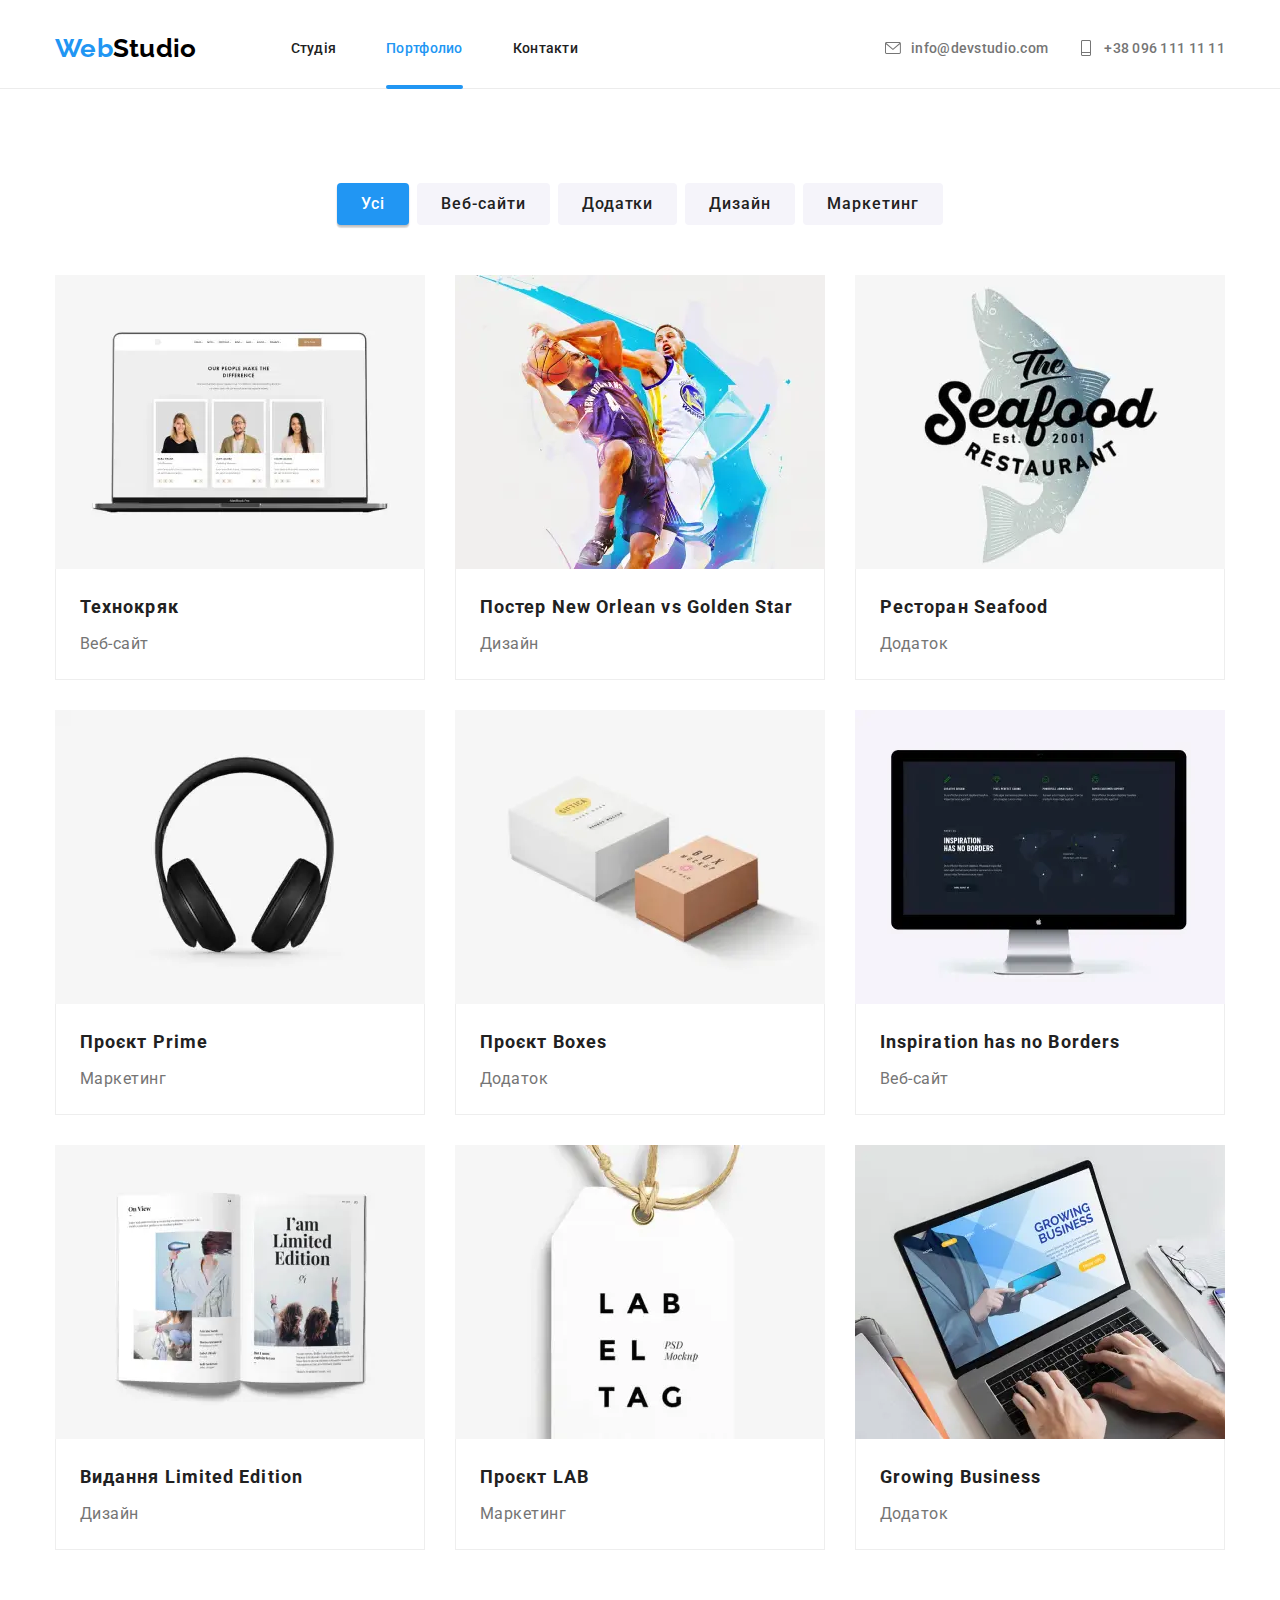
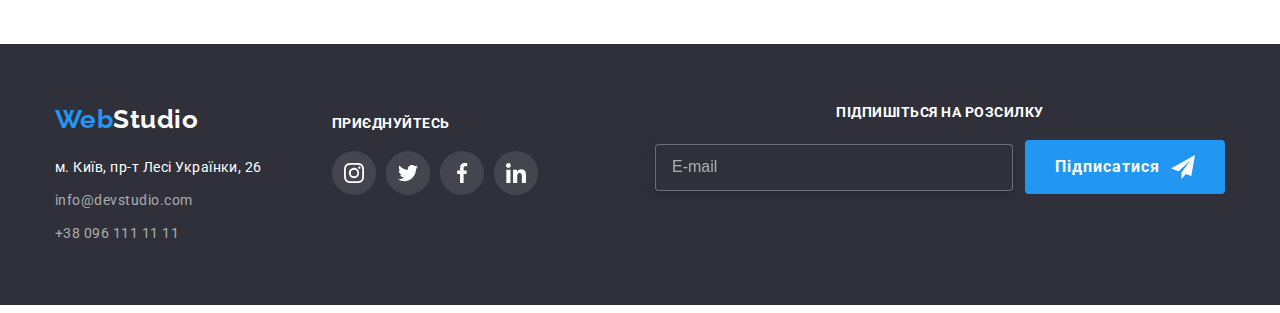
<file: portfolio.html>
<!DOCTYPE html>
<html lang="uk">
  <head>
    <meta charset="UTF-8" />
    <meta http-equiv="X-UA-Compatible" content="IE=edge" />
    <meta name="viewport" content="width=device-width, initial-scale=1.0" />
    <link
      href="https://fonts.googleapis.com/css2?family=Raleway:wght@700&family=Roboto:wght@400;500;700;900&display=swap"
      rel="stylesheet"
    />
    <link
      rel="stylesheet"
      href="https://cdnjs.cloudflare.com/ajax/libs/modern-normalize/1.1.0/modern-normalize.min.css"
      integrity="sha512-wpPYUAdjBVSE4KJnH1VR1HeZfpl1ub8YT/NKx4PuQ5NmX2tKuGu6U/JRp5y+Y8XG2tV+wKQpNHVUX03MfMFn9Q=="
      crossorigin="anonymous"
      referrerpolicy="no-referrer"
    />
    <link rel="stylesheet" href="./css/main.min.css" />
    <title>Portfolio</title>
  </head>

  <body>
    <!--Шапка сайта-->
    <header class="page-header">
      <div class="container">
        <a class="logo link" lang="en" href="index.html"
          >Web<span class="logo--header">Studio</span></a
        >
        <nav class="navigation">
          <ul class="navigation__list list">
            <li class="navigation__item">
              <a class="navigation__link link" href="./index.html">Студія</a>
            </li>
            <li class="navigation__item">
              <a class="navigation__link navigation__link--active link" href="./portfolio.html"
                >Портфолио</a
              >
            </li>
            <li class="navigation__item">
              <a class="navigation__link link" href="">Контакти</a>
            </li>
          </ul>
        </nav>
        <button class="open-mobile-menu-button js-open-menu" type="button" data-mobile-open>
          <svg class="open-mobile-menu-icon">
            <use href="./images/icons.svg#icon-open-mobile-menu"></use>
          </svg>
        </button>
        <ul class="contacts__list list">
          <li class="contacts__item">
            <a class="contacts__link link" href="mailto:info@devstudio.com"
              >info@devstudio.com
              <svg class="contacts__icon">
                <use href="./images/icons.svg#icon-email"></use>
              </svg>
            </a>
          </li>
          <li class="contacts__item">
            <a class="contacts__link link" href="tel:+380961111111"
              >+38 096 111 11 11
              <svg class="contacts__icon">
                <use href="./images/icons.svg#icon-telephone"></use>
              </svg>
            </a>
          </li>
        </ul>
      </div>
      <div class="mobile-menu js-menu-container">
        <div class="container mobile-menu__container">
          <button class="mobile-menu__close-button js-close-menu" type="button">
            <svg class="mobile-menu__close-icon">
              <use href="./images/icons.svg#icon-close"></use>
            </svg>
          </button>
          <ul class="mobile-menu__nav-list list">
            <li class="mobile-menu__nav-item">
              <a class="mobile-menu__nav-link link" href="./index.html">Студія</a>
            </li>
            <li class="mobile-menu__nav-item">
              <a
                class="mobile-menu__nav-link mobile-menu__nav-link--active link"
                href="./portfolio.html"
                >Портфолио</a
              >
            </li>
            <li class="mobile-menu__nav-item">
              <a class="mobile-menu__nav-link link" href="">Контакти</a>
            </li>
          </ul>
          <ul class="mobile-menu__contacts-list list">
            <li class="mobile-menu__contacts-item">
              <a class="mobile-menu__contacts-link-tel link" href="tel:+380961111111"
                >+38 096 111 11 11</a
              >
            </li>
            <li class="mobile-menu__contacts-item">
              <a class="mobile-menu__contacts-link-mail link" href="mailto:info@devstudio.com"
                >info@devstudio.com</a
              >
            </li>
          </ul>
          <ul class="mobile-menu__social-networks list">
            <li class="mobile-menu__social-networks-item">
              <a
                class="mobile-menu__social-networks-link link"
                href="https://www.instagram.com/"
                lang="en"
                aria-label="ikon instagram"
                target="_blank"
                rel="noopener noreferrer nofollow"
                >instagram
              </a>
            </li>
            <li class="mobile-menu__social-networks-item">
              <a
                class="mobile-menu__social-networks-link link"
                href="https://twitter.com/"
                lang="en"
                aria-label="ikon twitter"
                target="_blank"
                rel="noopener noreferrer nofollow"
                >twitter
              </a>
            </li>
            <li class="mobile-menu__social-networks-item">
              <a
                class="mobile-menu__social-networks-link link"
                href="https://www.facebook.com/"
                lang="en"
                aria-label="ikon facebook"
                target="_blank"
                rel="noopener noreferrer nofollow"
                >facebook
              </a>
            </li>
            <li class="mobile-menu__social-networks-item">
              <a
                class="mobile-menu__social-networks-link link"
                href="https://ua.linkedin.com/"
                lang="en"
                aria-label="ikon linkedin"
                target="_blank"
                rel="noopener noreferrer nofollow"
                >linkedin
              </a>
            </li>
          </ul>
        </div>
      </div>
    </header>
    <main>
      <section class="projects basic-section">
        <div class="container">
          <h1 class="visually-hidden">Проекти</h1>
          <ul class="selection-buttons list">
            <li class="selection-buttons__item">
              <button class="button selection-buttons__projects button--current" type="button">
                Усі
              </button>
            </li>
            <li class="selection-buttons__item">
              <button class="button selection-buttons__projects" type="button">Веб-сайти</button>
            </li>
            <li class="selection-buttons__item">
              <button class="button selection-buttons__projects" type="button">Додатки</button>
            </li>
            <li class="selection-buttons__item">
              <button class="button selection-buttons__projects" type="button">Дизайн</button>
            </li>
            <li class="selection-buttons__item">
              <button class="button selection-buttons__projects" type="button">Маркетинг</button>
            </li>
          </ul>
          <ul class="projects-list list">
            <li class="projects-list__item">
              <a class="link projects-list__link" href="">
                <div class="position-description">
                  <picture>
                    <source
                      srcset="
                        ./images/desktop_card_1@1x.webp 1x,
                        ./images/desktop_card_1@2x.webp 2x
                      "
                      media="(min-width: 1200px)"
                      type="image/webp"
                    />
                    <source
                      srcset="./images/desktop_card_1@1x.jpg 1x, ./images/desktop_card_1@2x.jpg 2x"
                      media="(min-width: 1200px)"
                      type="image/jpeg"
                    />
                    <source
                      srcset="./images/tablet_card_1@1x.webp 1x, ./images/tablet_card_1@2x.webp 2x"
                      media="(min-width: 768px)"
                      type="image/webp"
                    />
                    <source
                      srcset="./images/tablet_card_1@1x.jpg 1x, ./images/tablet_card_1@2x.jpg 2x"
                      media="(min-width: 768px)"
                      type="image/jpeg"
                    />
                    <source
                      srcset="./images/mobile_card_1@1x.webp 1x, ./images/mobile_card_1@2x.webp 2x"
                      media="(max-width: 767px)"
                      type="image/webp"
                    />
                    <source
                      srcset="./images/mobile_card_1@1x.jpg 1x, ./images/mobile_card_1@2x.jpg 2x"
                      media="(max-width: 767px)"
                      type="image/jpeg"
                    />
                    <img src="#" alt="Технокряк" />
                  </picture>
                  <div class="description">
                    <p class="description__text">
                      Ресурс пропонує комплексні пропозиції з різним рівнем функціоналу та сервісів.
                      Все це дозволить відвідувачу отримати вичерпні відомості про компанію чи
                      приватну особу.
                    </p>
                  </div>
                </div>
                <div class="short-description">
                  <h2 class="short-description__title">Технокряк</h2>
                  <p class="short-description__text">Веб-сайт</p>
                </div>
              </a>
            </li>
            <li class="projects-list__item">
              <a class="link projects-list__link" href="">
                <div class="position-description">
                  <picture>
                    <source
                      srcset="
                        ./images/desktop_card_2@1x.webp 1x,
                        ./images/desktop_card_2@2x.webp 2x
                      "
                      media="(min-width: 1200px)"
                      type="image/webp"
                    />
                    <source
                      srcset="./images/desktop_card_2@1x.jpg 1x, ./images/desktop_card_2@2x.jpg 2x"
                      media="(min-width: 1200px)"
                      type="image/jpeg"
                    />
                    <source
                      srcset="./images/tablet_card_2@1x.webp 1x, ./images/tablet_card_2@2x.webp 2x"
                      media="(min-width: 768px)"
                      type="image/webp"
                    />
                    <source
                      srcset="./images/tablet_card_2@1x.jpg 1x, ./images/tablet_card_2@2x.jpg 2x"
                      media="(min-width: 768px)"
                      type="image/jpeg"
                    />
                    <source
                      srcset="./images/mobile_card_2@1x.webp 1x, ./images/mobile_card_2@2x.webp 2x"
                      media="(max-width: 767px)"
                      type="image/webp"
                    />
                    <source
                      srcset="./images/mobile_card_2@1x.jpg 1x, ./images/mobile_card_2@2x.jpg 2x"
                      media="(max-width: 767px)"
                      type="image/jpeg"
                    />
                    <img src="#" alt="Постер New Orlean vs Golden Star" />
                  </picture>

                  <div class="description">
                    <p class="description__text">
                      Ресурс пропонує комплексні пропозиції з різним рівнем функціоналу та сервісів.
                      Все це дозволить відвідувачу отримати вичерпні відомості про компанію чи
                      приватну особу.
                    </p>
                  </div>
                </div>
                <div class="short-description">
                  <h2 class="short-description__title">
                    Постер <span lang="en">New Orlean vs Golden Star</span>
                  </h2>
                  <p class="short-description__text">Дизайн</p>
                </div>
              </a>
            </li>
            <li class="projects-list__item">
              <a class="link projects-list__link" href="">
                <div class="position-description">
                  <picture>
                    <source
                      srcset="
                        ./images/desktop_card_3@1x.webp 1x,
                        ./images/desktop_card_3@2x.webp 2x
                      "
                      media="(min-width: 1200px)"
                      type="image/webp"
                    />
                    <source
                      srcset="./images/desktop_card_3@1x.jpg 1x, ./images/desktop_card_3@2x.jpg 2x"
                      media="(min-width: 1200px)"
                      type="image/jpeg"
                    />
                    <source
                      srcset="./images/tablet_card_3@1x.webp 1x, ./images/tablet_card_3@2x.webp 2x"
                      media="(min-width: 768px)"
                      type="image/webp"
                    />
                    <source
                      srcset="./images/tablet_card_3@1x.jpg 1x, ./images/tablet_card_3@2x.jpg 2x"
                      media="(min-width: 768px)"
                      type="image/jpeg"
                    />
                    <source
                      srcset="./images/mobile_card_3@1x.webp 1x, ./images/mobile_card_3@2x.webp 2x"
                      media="(max-width: 767px)"
                      type="image/webp"
                    />
                    <source
                      srcset="./images/mobile_card_3@1x.jpg 1x, ./images/mobile_card_3@2x.jpg 2x"
                      media="(max-width: 767px)"
                      type="image/jpeg"
                    />
                    <img src="#" alt="Ресторан Seafood" />
                  </picture>
                  <div class="description">
                    <p class="description__text">
                      Ресурс пропонує комплексні пропозиції з різним рівнем функціоналу та сервісів.
                      Все це дозволить відвідувачу отримати вичерпні відомості про компанію чи
                      приватну особу.
                    </p>
                  </div>
                </div>
                <div class="short-description">
                  <h2 class="short-description__title">Ресторан <span lang="en">Seafood</span></h2>
                  <p class="short-description__text">Додаток</p>
                </div>
              </a>
            </li>
            <li class="projects-list__item">
              <a class="link projects-list__linkk" href="">
                <div class="position-description">
                  <picture>
                    <source
                      srcset="
                        ./images/desktop_card_4@1x.webp 1x,
                        ./images/desktop_card_4@2x.webp 2x
                      "
                      media="(min-width: 1200px)"
                      type="image/webp"
                    />
                    <source
                      srcset="./images/desktop_card_4@1x.jpg 1x, ./images/desktop_card_4@2x.jpg 2x"
                      media="(min-width: 1200px)"
                      type="image/jpeg"
                    />
                    <source
                      srcset="./images/tablet_card_4@1x.webp 1x, ./images/tablet_card_4@2x.webp 2x"
                      media="(min-width: 768px)"
                      type="image/webp"
                    />
                    <source
                      srcset="./images/tablet_card_4@1x.jpg 1x, ./images/tablet_card_4@2x.jpg 2x"
                      media="(min-width: 768px)"
                      type="image/jpeg"
                    />
                    <source
                      srcset="./images/mobile_card_4@1x.webp 1x, ./images/mobile_card_4@2x.webp 2x"
                      media="(max-width: 767px)"
                      type="image/webp"
                    />
                    <source
                      srcset="./images/mobile_card_4@1x.jpg 1x, ./images/mobile_card_4@2x.jpg 2x"
                      media="(max-width: 767px)"
                      type="image/jpeg"
                    />
                    <img src="#" alt="Проєкт Prime" />
                  </picture>
                  <div class="description">
                    <p class="description__text">
                      Ресурс пропонує комплексні пропозиції з різним рівнем функціоналу та сервісів.
                      Все це дозволить відвідувачу отримати вичерпні відомості про компанію чи
                      приватну особу.
                    </p>
                  </div>
                </div>
                <div class="short-description">
                  <h2 class="short-description__title">Проєкт <span lang="en">Prime</span></h2>
                  <p class="short-description__text">Маркетинг</p>
                </div>
              </a>
            </li>
            <li class="projects-list__item">
              <a class="link projects-list__link" href="">
                <div class="position-description">
                  <picture>
                    <source
                      srcset="
                        ./images/desktop_card_5@1x.webp 1x,
                        ./images/desktop_card_5@2x.webp 2x
                      "
                      media="(min-width: 1200px)"
                      type="image/webp"
                    />
                    <source
                      srcset="./images/desktop_card_5@1x.jpg 1x, ./images/desktop_card_5@2x.jpg 2x"
                      media="(min-width: 1200px)"
                      type="image/jpeg"
                    />
                    <source
                      srcset="./images/tablet_card_5@1x.webp 1x, ./images/tablet_card_5@2x.webp 2x"
                      media="(min-width: 768px)"
                      type="image/webp"
                    />
                    <source
                      srcset="./images/tablet_card_5@1x.jpg 1x, ./images/tablet_card_5@2x.jpg 2x"
                      media="(min-width: 768px)"
                      type="image/jpeg"
                    />
                    <source
                      srcset="./images/mobile_card_5@1x.webp 1x, ./images/mobile_card_5@2x.webp 2x"
                      media="(max-width: 767px)"
                      type="image/webp"
                    />
                    <source
                      srcset="./images/mobile_card_5@1x.jpg 1x, ./images/mobile_card_5@2x.jpg 2x"
                      media="(max-width: 767px)"
                      type="image/jpeg"
                    />
                    <img src="#" alt="Проєкт Boxes" />
                  </picture>
                  <div class="description">
                    <p class="description__text">
                      Ресурс пропонує комплексні пропозиції з різним рівнем функціоналу та сервісів.
                      Все це дозволить відвідувачу отримати вичерпні відомості про компанію чи
                      приватну особу.
                    </p>
                  </div>
                </div>
                <div class="short-description">
                  <h2 class="short-description__title">Проєкт <span lang="en">Boxes</span></h2>
                  <p class="short-description__text">Додаток</p>
                </div>
              </a>
            </li>
            <li class="projects-list__item">
              <a class="link projects-list__link" href="">
                <div class="position-description">
                  <picture>
                    <source
                      srcset="
                        ./images/desktop_card_6@1x.webp 1x,
                        ./images/desktop_card_6@2x.webp 2x
                      "
                      media="(min-width: 1200px)"
                      type="image/webp"
                    />
                    <source
                      srcset="./images/desktop_card_6@1x.jpg 1x, ./images/desktop_card_6@2x.jpg 2x"
                      media="(min-width: 1200px)"
                      type="image/jpeg"
                    />
                    <source
                      srcset="./images/tablet_card_6@1x.webp 1x, ./images/tablet_card_6@2x.webp 2x"
                      media="(min-width: 768px)"
                      type="image/webp"
                    />
                    <source
                      srcset="./images/tablet_card_6@1x.jpg 1x, ./images/tablet_card_6@2x.jpg 2x"
                      media="(min-width: 768px)"
                      type="image/jpeg"
                    />
                    <source
                      srcset="./images/mobile_card_6@1x.webp 1x, ./images/mobile_card_6@2x.webp 2x"
                      media="(max-width: 767px)"
                      type="image/webp"
                    />
                    <source
                      srcset="./images/mobile_card_6@1x.jpg 1x, ./images/mobile_card_6@2x.jpg 2x"
                      media="(max-width: 767px)"
                      type="image/jpeg"
                    />
                    <img src="#" alt="Inspiration has no Borders" />
                  </picture>
                  <div class="description">
                    <p class="description__text">
                      Ресурс пропонує комплексні пропозиції з різним рівнем функціоналу та сервісів.
                      Все це дозволить відвідувачу отримати вичерпні відомості про компанію чи
                      приватну особу.
                    </p>
                  </div>
                </div>
                <div class="short-description">
                  <h2 class="short-description__title" lang="en">Inspiration has no Borders</h2>
                  <p class="short-description__text">Веб-сайт</p>
                </div>
              </a>
            </li>
            <li class="projects-list__item">
              <a class="link projects-list__link" href="">
                <div class="position-description">
                  <picture>
                    <source
                      srcset="
                        ./images/desktop_card_7@1x.webp 1x,
                        ./images/desktop_card_7@2x.webp 2x
                      "
                      media="(min-width: 1200px)"
                      type="image/webp"
                    />
                    <source
                      srcset="./images/desktop_card_7@1x.jpg 1x, ./images/desktop_card_7@2x.jpg 2x"
                      media="(min-width: 1200px)"
                      type="image/jpeg"
                    />
                    <source
                      srcset="./images/tablet_card_7@1x.webp 1x, ./images/tablet_card_7@2x.webp 2x"
                      media="(min-width: 768px)"
                      type="image/webp"
                    />
                    <source
                      srcset="./images/tablet_card_7@1x.jpg 1x, ./images/tablet_card_7@2x.jpg 2x"
                      media="(min-width: 768px)"
                      type="image/jpeg"
                    />
                    <source
                      srcset="./images/mobile_card_7@1x.webp 1x, ./images/mobile_card_7@2x.webp 2x"
                      media="(max-width: 767px)"
                      type="image/webp"
                    />
                    <source
                      srcset="./images/mobile_card_7@1x.jpg 1x, ./images/mobile_card_7@2x.jpg 2x"
                      media="(max-width: 767px)"
                      type="image/jpeg"
                    />
                    <img src="#" alt="Видання Limited Edition" />
                  </picture>
                  <div class="description">
                    <p class="description__text">
                      Ресурс пропонує комплексні пропозиції з різним рівнем функціоналу та сервісів.
                      Все це дозволить відвідувачу отримати вичерпні відомості про компанію чи
                      приватну особу.
                    </p>
                  </div>
                </div>
                <div class="short-description">
                  <h2 class="short-description__title">
                    Видання <span lang="en">Limited Edition</span>
                  </h2>
                  <p class="short-description__text">Дизайн</p>
                </div>
              </a>
            </li>
            <li class="projects-list__item">
              <a class="link projects-list__link" href="">
                <div class="position-description">
                  <picture>
                    <source
                      srcset="
                        ./images/desktop_card_8@1x.webp 1x,
                        ./images/desktop_card_8@2x.webp 2x
                      "
                      media="(min-width: 1200px)"
                      type="image/webp"
                    />
                    <source
                      srcset="./images/desktop_card_8@1x.jpg 1x, ./images/desktop_card_8@2x.jpg 2x"
                      media="(min-width: 1200px)"
                      type="image/jpeg"
                    />
                    <source
                      srcset="./images/tablet_card_8@1x.webp 1x, ./images/tablet_card_8@2x.webp 2x"
                      media="(min-width: 768px)"
                      type="image/webp"
                    />
                    <source
                      srcset="./images/tablet_card_8@1x.jpg 1x, ./images/tablet_card_8@2x.jpg 2x"
                      media="(min-width: 768px)"
                      type="image/jpeg"
                    />
                    <source
                      srcset="./images/mobile_card_8@1x.webp 1x, ./images/mobile_card_8@2x.webp 2x"
                      media="(max-width: 767px)"
                      type="image/webp"
                    />
                    <source
                      srcset="./images/mobile_card_8@1x.jpg 1x, ./images/mobile_card_8@2x.jpg 2x"
                      media="(max-width: 767px)"
                      type="image/jpeg"
                    />
                    <img src="#" alt="Проєкт LAB" />
                  </picture>
                  <div class="description">
                    <p class="description__text">
                      Ресурс пропонує комплексні пропозиції з різним рівнем функціоналу та сервісів.
                      Все це дозволить відвідувачу отримати вичерпні відомості про компанію чи
                      приватну особу.
                    </p>
                  </div>
                </div>
                <div class="short-description">
                  <h2 class="short-description__title">Проєкт <span lang="en">LAB</span></h2>
                  <p class="short-description__text">Маркетинг</p>
                </div>
              </a>
            </li>
            <li class="projects-list__item">
              <a class="link projects-list__link" href="">
                <div class="position-description">
                  <picture>
                    <source
                      srcset="
                        ./images/desktop_card_9@1x.webp 1x,
                        ./images/desktop_card_9@2x.webp 2x
                      "
                      media="(min-width: 1200px)"
                      type="image/webp"
                    />
                    <source
                      srcset="./images/desktop_card_9@1x.jpg 1x, ./images/desktop_card_9@2x.jpg 2x"
                      media="(min-width: 1200px)"
                      type="image/jpeg"
                    />
                    <source
                      srcset="./images/tablet_card_9@1x.webp 1x, ./images/tablet_card_9@2x.webp 2x"
                      media="(min-width: 768px)"
                      type="image/webp"
                    />
                    <source
                      srcset="./images/tablet_card_9@1x.jpg 1x, ./images/tablet_card_9@2x.jpg 2x"
                      media="(min-width: 768px)"
                      type="image/jpeg"
                    />
                    <source
                      srcset="./images/mobile_card_9@1x.webp 1x, ./images/mobile_card_9@2x.webp 2x"
                      media="(max-width: 767px)"
                      type="image/webp"
                    />
                    <source
                      srcset="./images/mobile_card_9@1x.jpg 1x, ./images/mobile_card_9@2x.jpg 2x"
                      media="(max-width: 767px)"
                      type="image/jpeg"
                    />
                    <img src="#" alt="Growing Business" />
                  </picture>
                  <div class="description">
                    <p class="description__text">
                      Ресурс пропонує комплексні пропозиції з різним рівнем функціоналу та сервісів.
                      Все це дозволить відвідувачу отримати вичерпні відомості про компанію чи
                      приватну особу.
                    </p>
                  </div>
                </div>
                <div class="short-description">
                  <h2 class="short-description__title" lang="en">Growing Business</h2>
                  <p class="short-description__text">Додаток</p>
                </div>
              </a>
            </li>
          </ul>
        </div>
      </section>
    </main>
    <!--Підвал-->
    <footer class="page-footer">
      <div class="container">
        <div class="container-pos">
          <div class="footer-contacts-container">
            <a class="logo link" lang="en" href="index.html"
              >Web<span class="logo--footer">Studio</span></a
            >
            <address class="footer-contacts">
              <ul class="footer-contacts__list list">
                <li class="footer-contacts__item">
                  <a
                    class="footer-contacts__link_map link"
                    href="https://goo.gl/maps/CPtrU1FHBa2aNyZL9"
                    target="_blank"
                    rel="noopener noreferrer nofollow"
                    >м. Київ, пр-т Лесі Українки, 26</a
                  >
                </li>
                <li class="footer-contacts__item">
                  <a class="footer-contacts__link link" href="mailto:info@devstudio.com"
                    >info@devstudio.com</a
                  >
                </li>
                <li class="footer-contacts__item">
                  <a class="footer-contacts__link link" href="tel:+380961111111"
                    >+38 096 111 11 11</a
                  >
                </li>
              </ul>
            </address>
          </div>
          <div class="footer-social-container">
            <strong class="footer-header">Приєднуйтесь</strong>
            <ul class="social-networks list">
              <li class="social-networks__item">
                <a
                  class="social-networks__link social-networks__link-footer"
                  href="https://www.instagram.com/"
                  lang="en"
                  aria-label="ikon instagram"
                  target="_blank"
                  rel="noopener noreferrer nofollow"
                >
                  <svg class="social-networks__icon social-networks__icon_footer">
                    <use href="./images/icons.svg#icon-instagram"></use>
                  </svg>
                </a>
              </li>
              <li class="social-networks__item">
                <a
                  class="social-networks__link social-networks__link-footer"
                  href="https://twitter.com/"
                  lang="en"
                  aria-label="ikon twitter"
                  target="_blank"
                  rel="noopener noreferrer nofollow"
                >
                  <svg class="social-networks__icon social-networks__icon_footer">
                    <use href="./images/icons.svg#icon-twitter"></use>
                  </svg>
                </a>
              </li>
              <li class="social-networks__item">
                <a
                  class="social-networks__link social-networks__link-footer"
                  href="https://www.facebook.com/"
                  lang="en"
                  aria-label="ikon facebook"
                  target="_blank"
                  rel="noopener noreferrer nofollow"
                >
                  <svg class="social-networks__icon social-networks__icon_footer">
                    <use href="./images/icons.svg#icon-facebook"></use>
                  </svg>
                </a>
              </li>
              <li class="social-networks__item">
                <a
                  class="social-networks__link social-networks__link-footer"
                  href="https://ua.linkedin.com/"
                  lang="en"
                  aria-label="ikon linkedin"
                  target="_blank"
                  rel="noopener noreferrer nofollow"
                >
                  <svg class="social-networks__icon social-networks__icon_footer">
                    <use href="./images/icons.svg#icon-linkedin"></use>
                  </svg>
                </a>
              </li>
            </ul>
          </div>
        </div>
        <form class="footer-form">
          <strong class="footer-header">Підпишіться на розсилку</strong>
          <div class="footer-form__position">
            <input
              class="footer-form__input"
              type="email"
              name="user_email"
              placeholder="E-mail"
              required
            />
            <button class="button button--footer-form" type="submit">
              Підписатися
              <svg class="button--footer-form-icon">
                <use href="./images/icons.svg#icon-send"></use>
              </svg>
            </button>
          </div>
        </form>
      </div>
    </footer>
    <script src="./js/mobile-menu.js"></script>
  </body>
</html>
</file>
<file: css/main.min.css>
:root{--header-color: #212121;--text-color: #757575;--accent-color: #2196f3;--logo-color: #000000;--text-color-secondary: #ffffff;--background-hero-footer: #2f303a;--background-section-basic: #f5f5f5;--background-section-secondary: #f5f4fa;--transition-dur-tim: 250ms cubic-bezier(0.4, 0, 0.2, 1)}.visually-hidden{position:absolute;white-space:nowrap;width:1px;height:1px;overflow:hidden;border:0;padding:0;clip:rect(0 0 0 0);clip-path:inset(50%);margin:-1px}html{box-sizing:border-box}*,*::before,*::after{box-sizing:inherit}h1,h2,h3,h4,h5,h6,p{margin:0}img{display:block;max-width:100%;height:auto}body{font-family:Roboto,sans-serif;letter-spacing:.03em;color:var(--header-color);margin-left:auto;margin-right:auto}.link{text-decoration:none}.list{list-style:none;margin:0;padding:0}.basic-header{font-weight:700;font-size:28px;line-height:1.1785714286;text-align:center;margin-bottom:30px}@media screen and (min-width: 1200px){.basic-header{font-weight:700;font-size:36px;line-height:1.1666666667;margin-bottom:50px}}.basic-section{padding-top:60px;padding-bottom:60px}@media screen and (min-width: 1200px){.basic-section{padding-top:94px;padding-bottom:94px}}.container{padding-left:15px;padding-right:15px}@media screen and (min-width: 480px){.container{width:480px;margin-right:auto;margin-left:auto}}@media screen and (min-width: 768px){.container{width:768px}}@media screen and (min-width: 1200px){.container{width:1200px}}.logo{font-weight:700;font-size:24px;line-height:1.1666666667;color:var(--accent-color);font-family:Raleway,sans-serif;display:block}@media screen and (min-width: 1200px){.logo{font-weight:700;font-size:26px;line-height:1.1923076923}}@media screen and (max-width: 767px){.mobile-menu{height:100vh;position:fixed;top:0;left:0;z-index:100;width:100%;height:100%;background-color:#fff;opacity:0;visibility:hidden;pointer-events:none;transition:opacity var(--transition-dur-tim),visibility var(--transition-dur-tim)}.mobile-menu.is-open{opacity:1;visibility:visible;pointer-events:auto}.mobile-menu__container{display:flex;flex-direction:column;justify-content:space-between;height:100%;position:relative;padding-left:40px;padding-top:48px;padding-bottom:48px}.mobile-menu__close-button{position:absolute;right:15px;top:10px;border:none;background-color:rgba(0,0,0,0);padding:0;line-height:0;width:40px;height:40px}.mobile-menu__close-icon{width:19px;height:19px;transition:fill var(--transition-dur-tim)}.mobile-menu__close-button:focus .mobile-menu__close-icon,.mobile-menu__close-button:hover .mobile-menu__close-icon{fill:var(--accent-color)}.mobile-menu__nav-list{display:flex;flex-direction:column;gap:32px;font-weight:500;font-size:40px;line-height:1.175;letter-spacing:.02em}.mobile-menu__nav-link{color:inherit}.mobile-menu__nav-link--active{color:var(--accent-color)}.mobile-menu__contacts-list{display:flex;flex-direction:column;gap:32px;margin-top:auto;margin-bottom:64px}.mobile-menu__contacts-link-tel{font-weight:500;font-size:34px;line-height:1.1764705882;color:var(--accent-color)}.mobile-menu__contacts-link-mail{font-weight:500;font-size:24px;line-height:1.1666666667;color:var(--text-color)}.mobile-menu__social-networks{display:flex;flex-wrap:wrap;gap:10px}.mobile-menu__social-networks-item{padding-right:10px}.mobile-menu__social-networks-item:not(:last-child){border-right:1px solid rgba(33,33,33,.2)}.mobile-menu__social-networks-link{font-weight:500;font-size:18px;line-height:1.2222222222;color:var(--accent-color)}}@media screen and (min-width: 768px){.mobile-menu{display:none}}@media screen and (max-width: 767px){.navigation{display:none}}@media screen and (min-width: 768px){.navigation{margin-left:88px}.navigation__list{display:flex}.navigation__item+.navigation__item{margin-left:50px}.navigation__link{display:block;padding-top:32px;padding-bottom:32px;color:var(--header-color);transition:color var(--transition-dur-tim)}.navigation__link:focus,.navigation__link:hover{color:var(--accent-color)}}@media screen and (min-width: 1200px){.navigation{margin-left:94px}}@media screen and (max-width: 767px){.contacts__list{display:none}}@media screen and (min-width: 768px){.contacts__list{display:flex;flex-direction:column;gap:10px;padding-top:21px;padding-bottom:21px;margin-left:auto}.contacts__link{display:flex;flex-direction:row-reverse;justify-content:flex-end;align-items:center;color:var(--text-color);transition:color var(--transition-dur-tim)}.contacts__link:hover,.contacts__link:focus{color:var(--accent-color)}.contacts__icon{width:14px;height:14px;fill:var(--text-color);margin-right:8px;transition:fill var(--transition-dur-tim)}.contacts__link:hover .contacts__icon,.contacts__link:focus .contacts__icon{fill:var(--accent-color)}}@media screen and (min-width: 1200px){.contacts__list{flex-direction:row;gap:30px;padding-top:0px;padding-bottom:0px}.contacts__link{padding-top:32px;padding-bottom:32px}.contacts__icon{width:16px;height:16px;margin-right:10px}}.navigation__link--active{position:relative;color:var(--accent-color)}.navigation__link--active::after{content:"";position:absolute;bottom:-1px;left:0;width:100%;height:4px;border-radius:4px;background-color:var(--accent-color)}.button{color:var(--text-color-secondary);background-color:var(--accent-color);font-weight:700;font-size:16px;line-height:1.875;font-family:inherit;letter-spacing:.06em;text-align:center;border-radius:4px;cursor:pointer;border-color:rgba(0,0,0,0);transition:background-color var(--transition-dur-tim)}.button:hover,.button:focus{background-color:#188ce8}.social-networks{display:flex;justify-content:center;gap:10px}.social-networks__link{display:flex;justify-content:center;align-items:center;height:44px;width:44px;border-radius:50%;transition:background-color var(--transition-dur-tim)}.social-networks__link:hover,.social-networks__link:focus{background-color:var(--accent-color)}.social-networks__icon{width:20px;height:20px;fill:#afb1b8;transition:fill var(--transition-dur-tim)}.social-networks__link:hover .social-networks__icon,.social-networks__link:focus .social-networks__icon{fill:var(--text-color-secondary)}.footer-contacts{margin-top:20px}.footer-contacts__link_map{color:var(--text-color-secondary);font-style:normal;transition:color var(--transition-dur-tim)}.footer-contacts__link_map:hover,.footer-contacts__link_map:focus{color:var(--accent-color)}.footer-contacts__item+.footer-contacts__item{margin-top:8px}.footer-contacts__link{color:rgba(255,255,255,.6);font-style:normal;transition:color var(--transition-dur-tim)}.footer-contacts__link:focus,.footer-contacts__link:hover{color:var(--accent-color)}@media screen and (min-width: 1200px){.footer-contacts__item+.footer-contacts__item{margin-top:9px}}.social-networks__link-footer{background-color:rgba(255,255,255,.1)}.social-networks__icon_footer{fill:var(--text-color-secondary)}.footer-form__input{color:var(--text-color-secondary);background-color:#2f303a;width:100%;padding:15px 16px;border:1px solid rgba(255,255,255,.3);filter:drop-shadow(0px 4px 4px rgba(0, 0, 0, 0.15));border-radius:4px}.footer-form__input::placeholder{font-size:16px;line-height:1.25;color:rgba(255,255,255,.6)}.button--footer-form{display:flex;align-items:center;justify-content:space-between;width:200px;padding:10px 28px}.button--footer-form-icon{width:24px;height:24px}.footer-form__position{display:flex;flex-direction:column;align-items:center;gap:20px}@media screen and (min-width: 768px){.footer-form__input{width:450px}}@media screen and (min-width: 1200px){.footer-form__position{flex-direction:row;align-items:baseline;gap:12px}.footer-form__input{width:358px}}.backdrop{position:fixed;top:0;left:0;width:100%;height:100%;z-index:100;background-color:rgba(0,0,0,.2)}.backdrop.is-hidden{visibility:hidden;opacity:0;pointer-events:none}.modal-window{width:calc(100% - 30px);max-width:450px;position:absolute;top:50%;left:50%;transform:translate(-50%, -50%);padding:40px;background:#fff;box-shadow:0px 1px 3px rgba(0,0,0,.12),0px 1px 1px rgba(0,0,0,.14),0px 2px 1px rgba(0,0,0,.2);border-radius:4px}.modal-window__close-button{position:absolute;right:8px;top:8px;display:flex;justify-content:center;align-items:center;height:30px;width:30px;border-radius:50%;padding:0;cursor:pointer;border:1px solid rgba(0,0,0,.1);background-color:rgba(0,0,0,0);transition:border var(--transition-dur-tim)}.modal-window__close-button:focus,.modal-window__close-button:hover{outline:none;border:1px solid var(--accent-color)}.modal-window__close-icon{height:11px;width:11px;transition:fill var(--transition-dur-tim)}.modal-window__close-button:focus .modal-window__close-icon,.modal-window__close-button:hover .modal-window__close-icon{fill:var(--accent-color)}@media screen and (min-width: 1200px){.modal-window{width:528px}}.modal-form-header{font-weight:700;font-size:20px;line-height:1.5;text-align:center;color:#212121;margin-bottom:12px}.modal-form{display:flex;flex-direction:column}.modal-form__field{margin-bottom:10px}.modal-form__name{display:block;font-weight:400;font-size:12px;line-height:1.15;letter-spacing:.01em;color:var(--text-color);margin-bottom:4px}.modal-form__position{position:relative;display:block}.modal-form__input{width:100%;height:40px;border:1px solid rgba(33,33,33,.2);border-radius:4px;padding-left:42px;transition:border-color var(--transition-dur-tim)}.modal-form__input:focus{outline:none;border-color:var(--accent-color)}.modal-form__icon{position:absolute;top:50%;transform:translateY(-50%);left:12px;transition:fill var(--transition-dur-tim)}.modal-form__input:focus+.modal-form__icon{fill:var(--accent-color)}.modal-form__user-message{height:120px;width:100%;padding:12px 16px;margin-bottom:20px;border:1px solid rgba(33,33,33,.2);border-radius:4px;resize:none;transition:border-color var(--transition-dur-tim)}.modal-form__user-message:focus{outline:none;border-color:var(--accent-color)}.modal-form__user-message::placeholder{font-weight:400;font-size:12px;line-height:1.16;letter-spacing:.01em;color:rgba(117,117,117,.5)}.modal-form__check{display:flex;align-items:center;margin-bottom:30px;font-weight:400;font-size:12px;line-height:1.1666666667;color:var(--text-color)}.modal-form__base-checkbox{appearance:none;position:absolute}.modal-form__custom-checkbox{flex-shrink:0;width:16px;height:15px;margin-left:12px;margin-right:7px;border-radius:2px;border:2px solid var(--header-color);cursor:pointer}.modal-form__base-checkbox:focus+.modal-form__custom-checkbox{border:2px solid var(--accent-color)}.modal-form__base-checkbox:checked+.modal-form__custom-checkbox{border:none}.modal-form__custom-checkbox--on{display:none}.modal-form__base-checkbox:checked+.modal-form__custom-checkbox>.modal-form__custom-checkbox--on{display:block}.modal-form__privacy-policy{color:var(--accent-color)}.modal-form__privacy-policy:hover{text-decoration:none}.button--form{width:200px;margin-right:auto;margin-left:auto;padding:10px 52px;box-shadow:0px 4px 4px rgba(0,0,0,.15)}@media screen and (min-width: 1200px){.modal-form-header{font-weight:700;font-size:20px;line-height:1.15}.modal-form__check{font-weight:400;font-size:14px;line-height:1.7142857143}}.logo--header{color:var(--logo-color)}.page-header{border-color:var(--background-section-basic);border-bottom:1px solid #ececec}@media screen and (max-width: 767px){.page-header{padding-top:10px;padding-bottom:10px}.page-header>.container{display:flex;align-items:center;justify-content:space-between}.open-mobile-menu-button{border:none;background-color:rgba(0,0,0,0);padding:0;line-height:0;transition:fill var(--transition-dur-tim)}.open-mobile-menu-button:hover .open-mobile-menu-icon,.open-mobile-menu-button:focus .open-mobile-menu-icon{fill:var(--accent-color)}.open-mobile-menu-icon{width:40px;height:40px}}@media screen and (min-width: 768px){.open-mobile-menu-button{display:none}.page-header{font-weight:500;font-size:12px;line-height:1.1666666667;letter-spacing:.02em}.page-header .container{display:flex;align-items:center}}@media screen and (min-width: 768px){.page-header{font-weight:500;font-size:14px;line-height:1.1428571429}}.hero__container{background-image:linear-gradient(rgba(47, 48, 58, 0.4), rgba(47, 48, 58, 0.4)),url(../images/hero_mobile@1x.jpg);background-color:#c4c4c4;background-size:cover;max-width:1600px;margin:0 auto;padding-top:118px;padding-bottom:118px}@media screen and (min-device-pixel-ratio: 2)and (max-width: 767px),screen and (min-resolution: 192dpi)and (max-width: 767px),screen and (min-resolution: 2dppx)and (max-width: 767px){.hero__container{background-image:linear-gradient(rgba(47, 48, 58, 0.4), rgba(47, 48, 58, 0.4)),url(../images/hero_mobile@2x.jpg)}}.hero__header{color:var(--text-color-secondary);font-weight:900;font-size:26px;line-height:1.6153846154;text-transform:uppercase;letter-spacing:.06em;text-align:center;margin-bottom:30px}.button--hero{display:block;padding:10px 24px;margin-right:auto;margin-left:auto}@media screen and (min-width: 768px){.hero__container{background-image:linear-gradient(rgba(47, 48, 58, 0.4), rgba(47, 48, 58, 0.4)),url(../images/hero_tablet@1x.jpg)}}@media screen and (min-device-pixel-ratio: 2)and (min-width: 768px),screen and (min-resolution: 192dpi)and (min-width: 768px),screen and (min-resolution: 2dppx)and (min-width: 768px){.hero__container{background-image:linear-gradient(rgba(47, 48, 58, 0.4), rgba(47, 48, 58, 0.4)),url(../images/hero_tablet@2x.jpg)}}@media screen and (min-width: 1200px){.hero__container{background-image:linear-gradient(rgba(47, 48, 58, 0.4), rgba(47, 48, 58, 0.4)),url(../images/hero_desktop@1x.jpg);padding-top:200px;padding-bottom:200px}.hero__header{font-weight:900;font-size:44px;line-height:1.3636363636}.button--hero{padding:10px 32px}}@media screen and (min-device-pixel-ratio: 2)and (min-width: 1200px),screen and (min-resolution: 192dpi)and (min-width: 1200px),screen and (min-resolution: 2dppx)and (min-width: 1200px){.hero__container{background-image:linear-gradient(rgba(47, 48, 58, 0.4), rgba(47, 48, 58, 0.4)),url(../images/hero_desktop@2x.jpg)}}.advantages{padding-top:60px;padding-bottom:60px}.advantages__list{display:flex;flex-direction:column;gap:30px}.advantages__container{display:flex;justify-content:center;align-items:center;height:120px;width:100%;background:var(--background-section-secondary);border-radius:4px;margin-bottom:30px}.advantages__icon{width:70px;height:70px}.advantages__title{text-align:center;font-weight:700;font-size:14px;line-height:1.1428571429;text-transform:uppercase;margin-bottom:10px}.advantages__description{font-weight:400;font-size:14px;line-height:1.7142857143;color:var(--text-color)}@media screen and (min-width: 768px){.advantages__list{flex-direction:row;flex-wrap:wrap;gap:30px}.advantages__item{flex-basis:calc((100% - 30px)/2)}.advantages__title{text-align:start}}@media screen and (min-width: 1200px){.advantages{padding-top:94px;padding-bottom:0}.advantages__list{display:flex;gap:30px}.advantages__item{flex-basis:calc((100% - 90px)/4)}}@media screen and (max-width: 1199px){.specialization{display:none}}.specialization__list{display:flex;gap:30px}.specialization__item{position:relative;flex-basis:calc((100% - 60px)/3)}.specialization__card{position:absolute;bottom:0;width:100%;height:70px;display:flex;align-items:center;justify-content:center;background-color:rgba(47,48,58,.8)}.specialization__description{font-weight:700;font-size:14px;line-height:1.1428571429;text-transform:uppercase;color:var(--text-color-secondary)}.team{background:var(--background-section-basic)}.team__list{display:flex;flex-direction:column;gap:30px}.team__item{background-color:var(--text-color-secondary);box-shadow:0px 1px 3px rgba(0,0,0,.12),0px 1px 1px rgba(0,0,0,.14),0px 2px 1px rgba(0,0,0,.2);border-radius:0px 0px 4px 4px}.team__card{padding-top:30px;padding-bottom:24px}.team__name{font-weight:500;font-size:16px;line-height:1.1875;text-align:center;margin-bottom:10px}.team__position{color:var(--text-color);font-weight:400;font-size:16px;line-height:1.1875;text-align:center;margin-bottom:16px}@media screen and (min-width: 768px){.team__list{display:flex;flex-direction:row;flex-wrap:wrap;gap:30px}.team__item{flex-basis:calc((100% - 30px)/2)}}@media screen and (min-width: 1200px){.team__card{padding-bottom:30px}.team__item{flex-basis:calc((100% - 90px)/4)}}.clients__list{display:flex;flex-wrap:wrap;gap:30px}.clients__item{width:calc((100% - 30px)/2)}.clients__link{display:flex;height:92px;justify-content:center;align-items:center;border:1px solid #afb1b8;border-radius:4px;transition:border var(--transition-dur-tim)}.clients__link:hover,.clients__link:focus{border:1px solid var(--accent-color)}.clients__icon{width:106px;height:60px;fill:#afb1b8;transition:fill var(--transition-dur-tim)}.clients__link:hover .clients__icon,.clients__link:focus .clients__icon{fill:var(--accent-color)}@media screen and (min-width: 768px){.clients__item{width:calc((100% - 60px)/3)}}@media screen and (min-width: 1200px){.clients__item{width:calc((100% - 150px)/6)}}.page-footer{padding-top:60px;padding-bottom:60px;background-color:var(--background-hero-footer);font-weight:400;font-size:14px;line-height:1.7142857143}.page-footer .container{text-align:center}.container-pos{display:flex;align-items:center;flex-direction:column;gap:60px;margin-bottom:60px}.footer-header{display:block;font-weight:700;font-size:14px;line-height:1.1428571429;text-transform:uppercase;color:var(--text-color-secondary);margin-bottom:20px}.logo--footer{color:var(--text-color-secondary)}@media screen and (min-width: 768px){.container-pos{flex-direction:row;align-items:baseline;justify-content:space-evenly}}@media screen and (min-width: 1200px){.page-footer .container{display:flex;justify-content:space-between}.container-pos{text-align:start;flex-direction:row;gap:70px;align-items:baseline;justify-content:space-evenly;margin-bottom:0px}}.selection-buttons__projects{padding:6px 22px;background-color:var(--background-section-secondary);color:var(--header-color);font-weight:500;font-size:16px;line-height:1.625;transition:background-color var(--transition-dur-tim),color var(--transition-dur-tim),box-shadow var(--transition-dur-tim)}.selection-buttons__projects:hover,.selection-buttons__projects:focus{background-color:var(--accent-color);color:var(--text-color-secondary);box-shadow:0px 3px 1px rgba(0,0,0,.1),0px 1px 2px rgba(0,0,0,.08),0px 2px 2px rgba(0,0,0,.12)}.button--current{background-color:var(--accent-color);color:var(--text-color-secondary);box-shadow:0px 3px 1px rgba(0,0,0,.1),0px 1px 2px rgba(0,0,0,.08),0px 2px 2px rgba(0,0,0,.12)}.projects-list{display:flex;flex-direction:column;gap:30px}.projects-list__item{flex-basis:100%}.projects-list__link{height:100%;display:flex;flex-direction:column;transition:box-shadow var(--transition-dur-tim)}.projects-list__link:hover,.projects-list__link:focus{box-shadow:0px 1px 1px rgba(0,0,0,.12),0px 4px 4px rgba(0,0,0,.06),1px 4px 6px rgba(0,0,0,.16)}.projects-list__link:hover .description,.projects-list__link:focus .description{transform:translateY(0%)}.short-description{flex-grow:1;padding:20px 24px;border-left:1px solid #eee;border-right:1px solid #eee;border-bottom:1px solid #eee}.short-description__title{color:var(--header-color);font-weight:700;font-size:18px;line-height:2;letter-spacing:.06em;margin-bottom:4px}.short-description__text{color:var(--text-color);font-weight:400;font-size:16px;line-height:1.875;margin:0}.position-description{position:relative;overflow:hidden}.description{position:absolute;top:0;transform:translateY(100%);height:100%;width:100%;padding:0 24px;display:flex;align-items:center;background-color:rgba(33,150,243,.9);transition:transform var(--transition-dur-tim);overflow:auto}.description__text{font-weight:400;font-size:18px;line-height:1.5555555556;color:var(--text-color-secondary)}.selection-buttons{display:flex;flex-wrap:wrap;gap:8px;row-gap:15px;margin-bottom:40px}@media screen and (min-width: 768px){.selection-buttons{display:flex;flex-wrap:nowrap;justify-content:center;margin-bottom:30px}.projects-list{flex-direction:row;flex-wrap:wrap;gap:30px}.projects-list__item{flex-basis:calc((100% - 30px)/2)}}@media screen and (min-width: 1200px){.selection-buttons{margin-bottom:50px}.projects-list__item{flex-basis:calc((100% - 60px)/3)}}/*# sourceMappingURL=main.min.css.map */
</file>
